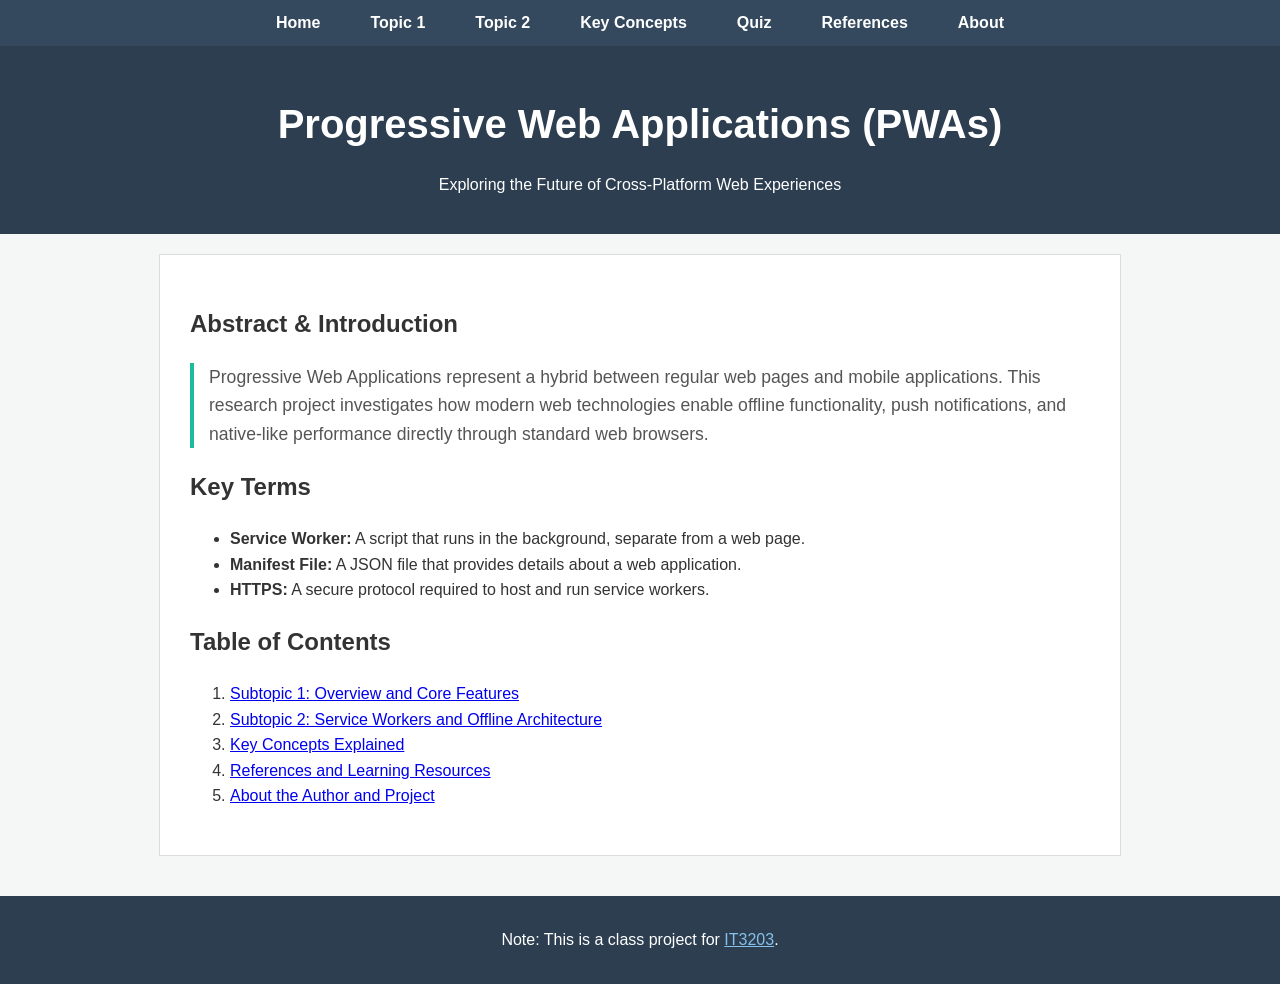
<file: index.html>
<!DOCTYPE html>
<html lang="en">
<head>
    <meta charset="UTF-8">
    <meta name="viewport" content="width=device-width, initial-scale=1.0">
    <title>PWA Research Project - Home</title>
    <!-- Link to the single external CSS file -->
    <link rel="stylesheet" href="style.css">
</head>
<body>

    <!-- Consistent Main Menu -->
    <nav>
        <ul class="nav-menu">
            <li><a href="index.html">Home</a></li>
            <li><a href="topic1.html">Topic 1</a></li>
            <li><a href="topic2.html">Topic 2</a></li>
            <li><a href="concepts.html">Key Concepts</a></li>
            <li><a href="quiz.html">Quiz</a></li> <!-- Added Quiz Link -->
            <li><a href="references.html">References</a></li>
            <li><a href="about.html">About</a></li>
        </ul>
    </nav>

    <header>
        <h1 id="main-heading">Progressive Web Applications (PWAs)</h1>
        <p>Exploring the Future of Cross-Platform Web Experiences</p>
    </header>

    <main>
        <section>
            <h2>Abstract & Introduction</h2>
            <p id="intro-abstract">
                Progressive Web Applications represent a hybrid between regular web pages and mobile applications. 
                This research project investigates how modern web technologies enable offline functionality, push notifications, 
                and native-like performance directly through standard web browsers.
            </p>
        </section>

        <section>
            <h2>Key Terms</h2>
            <ul>
                <li><strong>Service Worker:</strong> A script that runs in the background, separate from a web page.</li>
                <li><strong>Manifest File:</strong> A JSON file that provides details about a web application.</li>
                <li><strong>HTTPS:</strong> A secure protocol required to host and run service workers.</li>
            </ul>
        </section>

        <section>
            <h2>Table of Contents</h2>
            <ol>
                <li><a href="topic1.html">Subtopic 1: Overview and Core Features</a></li>
                <li><a href="topic2.html">Subtopic 2: Service Workers and Offline Architecture</a></li>
                <li><a href="concepts.html">Key Concepts Explained</a></li>
                <li><a href="references.html">References and Learning Resources</a></li>
                <li><a href="about.html">About the Author and Project</a></li>
            </ol>
        </section>
    </main>

    <!-- Footer with class project note and required link -->
    <footer>
<p>Note: This is a class project for <a href="https://ksuweb.github.io/IT3203/" target="_blank" style="color: #85c1e9;">IT3203</a>.</p>
    </footer>

</body>
</html>
</file>
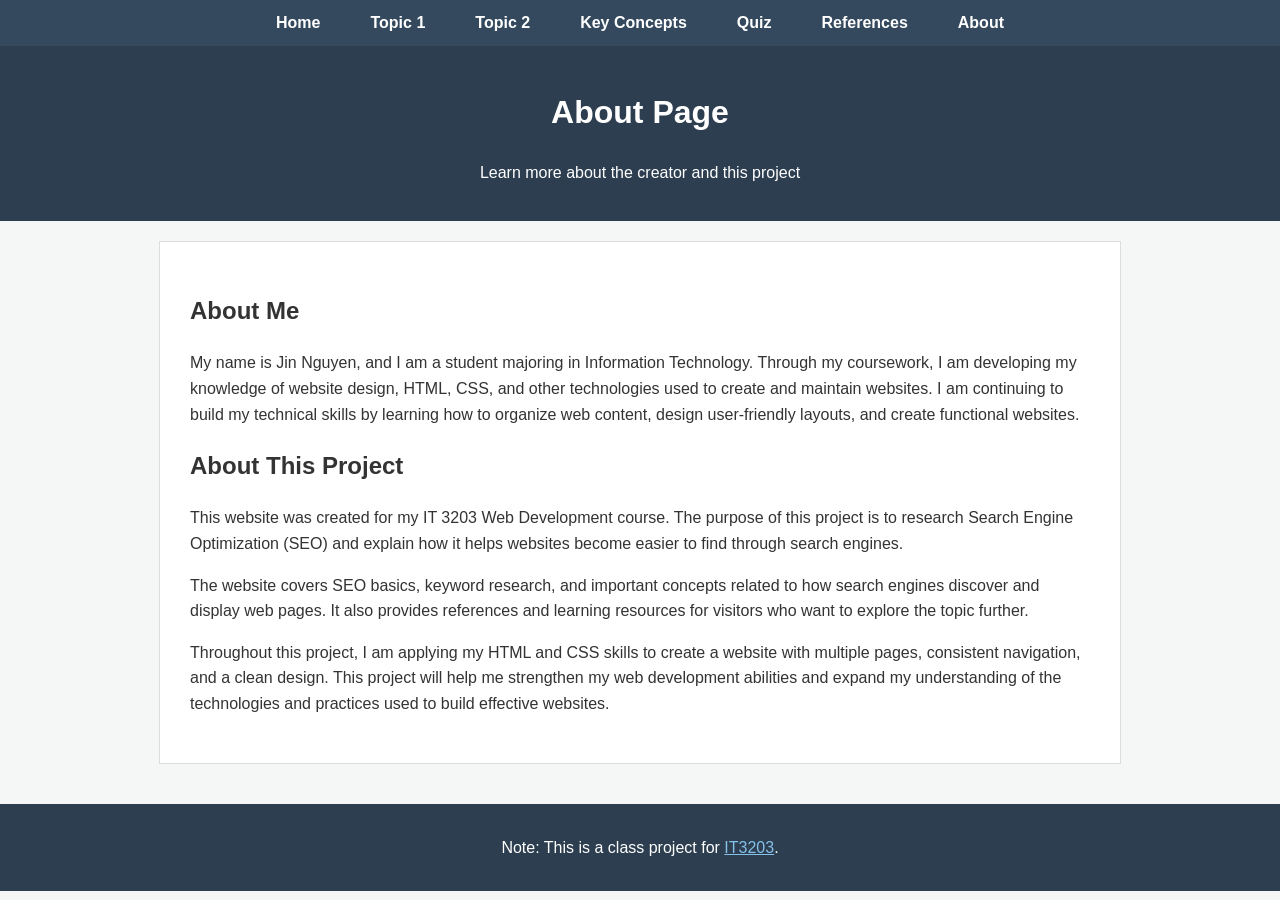
<file: about.html>
<!DOCTYPE html>
<html lang="en">
<head>
    <meta charset="UTF-8">
    <meta name="viewport" content="width=device-width, initial-scale=1.0">
    <title>About - Jin Nguyen</title>
    <link rel="stylesheet" href="style.css">
</head>
<body>

    <nav>
        <ul class="nav-menu">
            <li><a href="index.html">Home</a></li>
            <li><a href="topic1.html">Topic 1</a></li>
            <li><a href="topic2.html">Topic 2</a></li>
            <li><a href="concepts.html">Key Concepts</a></li>
            <li><a href="quiz.html">Quiz</a></li> <!-- Added Quiz Link -->
            <li><a href="references.html">References</a></li>
            <li><a href="about.html">About</a></li>
        </ul>
    </nav>

    <header>
        <h1>About Page</h1>
        <p>Learn more about the creator and this project</p>
    </header>

    <main>
        <section class="hero">
            <h2>About Me</h2>
            <p>
                My name is Jin Nguyen, and I am a student majoring in
                Information Technology. Through my coursework, I am
                developing my knowledge of website design, HTML, CSS,
                and other technologies used to create and maintain websites.
                I am continuing to build my technical skills by learning
                how to organize web content, design user-friendly layouts,
                and create functional websites.
            </p>
        </section>

        <section class="content-panel">
            <h2>About This Project</h2>
            <p>
                This website was created for my IT 3203 Web Development
                course. The purpose of this project is to research Search
                Engine Optimization (SEO) and explain how it helps websites
                become easier to find through search engines.
            </p>

            <p>
                The website covers SEO basics, keyword research, and
                important concepts related to how search engines discover
                and display web pages. It also provides references and
                learning resources for visitors who want to explore the
                topic further.
            </p>

            <p>
                Throughout this project, I am applying my HTML and CSS
                skills to create a website with multiple pages, consistent
                navigation, and a clean design. This project will help me
                strengthen my web development abilities and expand my
                understanding of the technologies and practices used to
                build effective websites.
            </p>
        </section>
    </main>

    <footer>
<p>Note: This is a class project for <a href="https://ksuweb.github.io/IT3203/" target="_blank" style="color: #85c1e9;">IT3203</a>.</p>
    </footer>

</body>
</html>
</file>
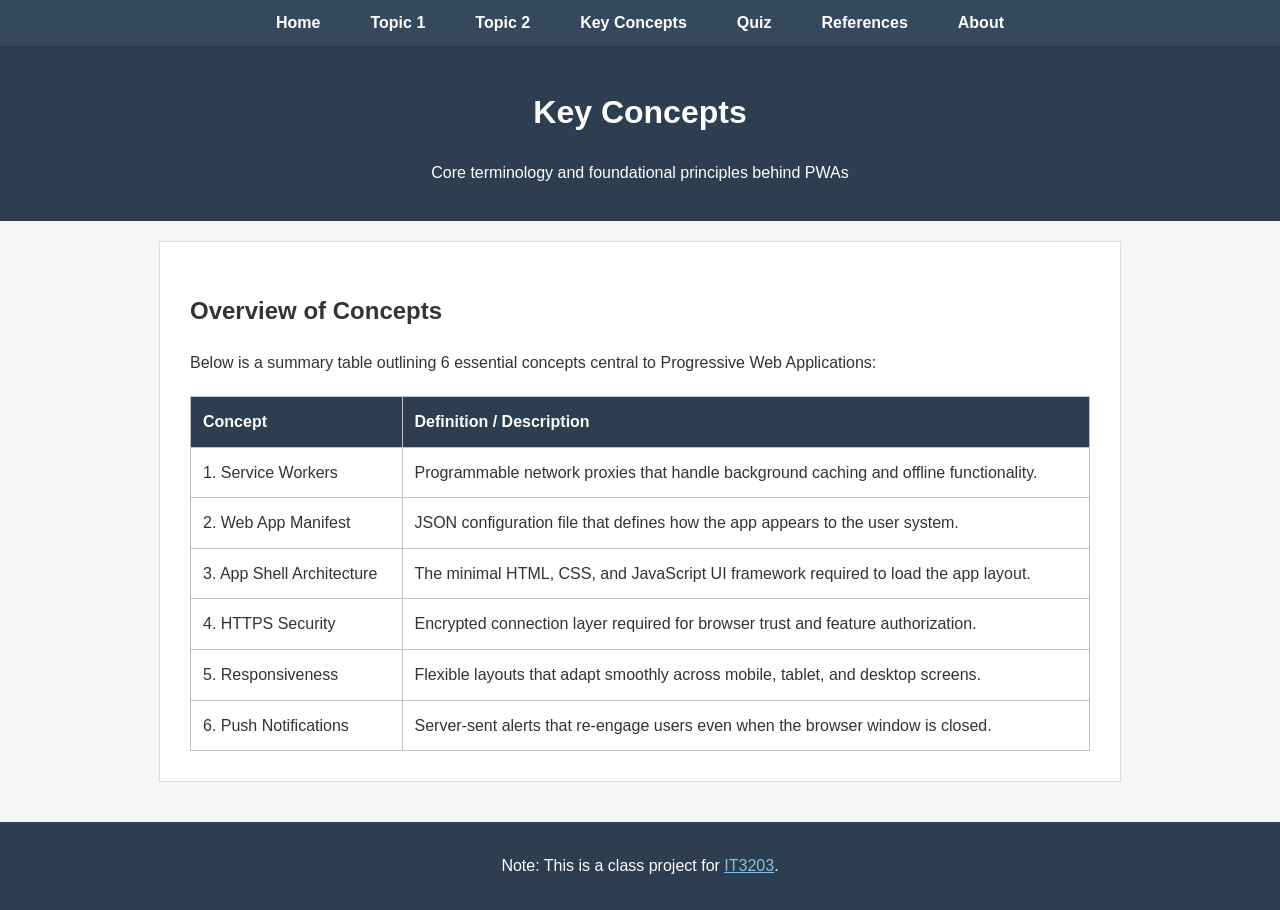
<file: concepts.html>
<!DOCTYPE html>
<html lang="en">
<head>
    <meta charset="UTF-8">
    <meta name="viewport" content="width=device-width, initial-scale=1.0">
    <title>Key Concepts - PWA Research</title>
    <link rel="stylesheet" href="style.css">
</head>
<body>

    <!-- Consistent Main Menu -->
    <nav>
        <ul class="nav-menu">
            <li><a href="index.html">Home</a></li>
            <li><a href="topic1.html">Topic 1</a></li>
            <li><a href="topic2.html">Topic 2</a></li>
            <li><a href="concepts.html">Key Concepts</a></li>
            <li><a href="quiz.html">Quiz</a></li> <!-- Added Quiz Link -->
            <li><a href="references.html">References</a></li>
            <li><a href="about.html">About</a></li>
        </ul>
    </nav>

    <header>
        <h1>Key Concepts</h1>
        <p>Core terminology and foundational principles behind PWAs</p>
    </header>

    <main>
        <section>
            <h2>Overview of Concepts</h2>
            <p>Below is a summary table outlining 6 essential concepts central to Progressive Web Applications:</p>
            
            <!-- Table Requirement -->
            <table class="content-table">
                <thead>
                    <tr>
                        <th>Concept</th>
                        <th>Definition / Description</th>
                    </tr>
                </thead>
                <tbody>
                    <tr>
                        <td>1. Service Workers</td>
                        <td>Programmable network proxies that handle background caching and offline functionality.</td>
                    </tr>
                    <tr>
                        <td>2. Web App Manifest</td>
                        <td>JSON configuration file that defines how the app appears to the user system.</td>
                    </tr>
                    <tr>
                        <td>3. App Shell Architecture</td>
                        <td>The minimal HTML, CSS, and JavaScript UI framework required to load the app layout.</td>
                    </tr>
                    <tr>
                        <td>4. HTTPS Security</td>
                        <td>Encrypted connection layer required for browser trust and feature authorization.</td>
                    </tr>
                    <tr>
                        <td>5. Responsiveness</td>
                        <td>Flexible layouts that adapt smoothly across mobile, tablet, and desktop screens.</td>
                    </tr>
                    <tr>
                        <td>6. Push Notifications</td>
                        <td>Server-sent alerts that re-engage users even when the browser window is closed.</td>
                    </tr>
                </tbody>
            </table>
        </section>
    </main>

       <footer>
        <p>Note: This is a class project for <a href="https://ksuweb.github.io/IT3203/" target="_blank" style="color: #85c1e9;">IT3203</a>.</p>
    </footer>

</body>
</html>
</file>
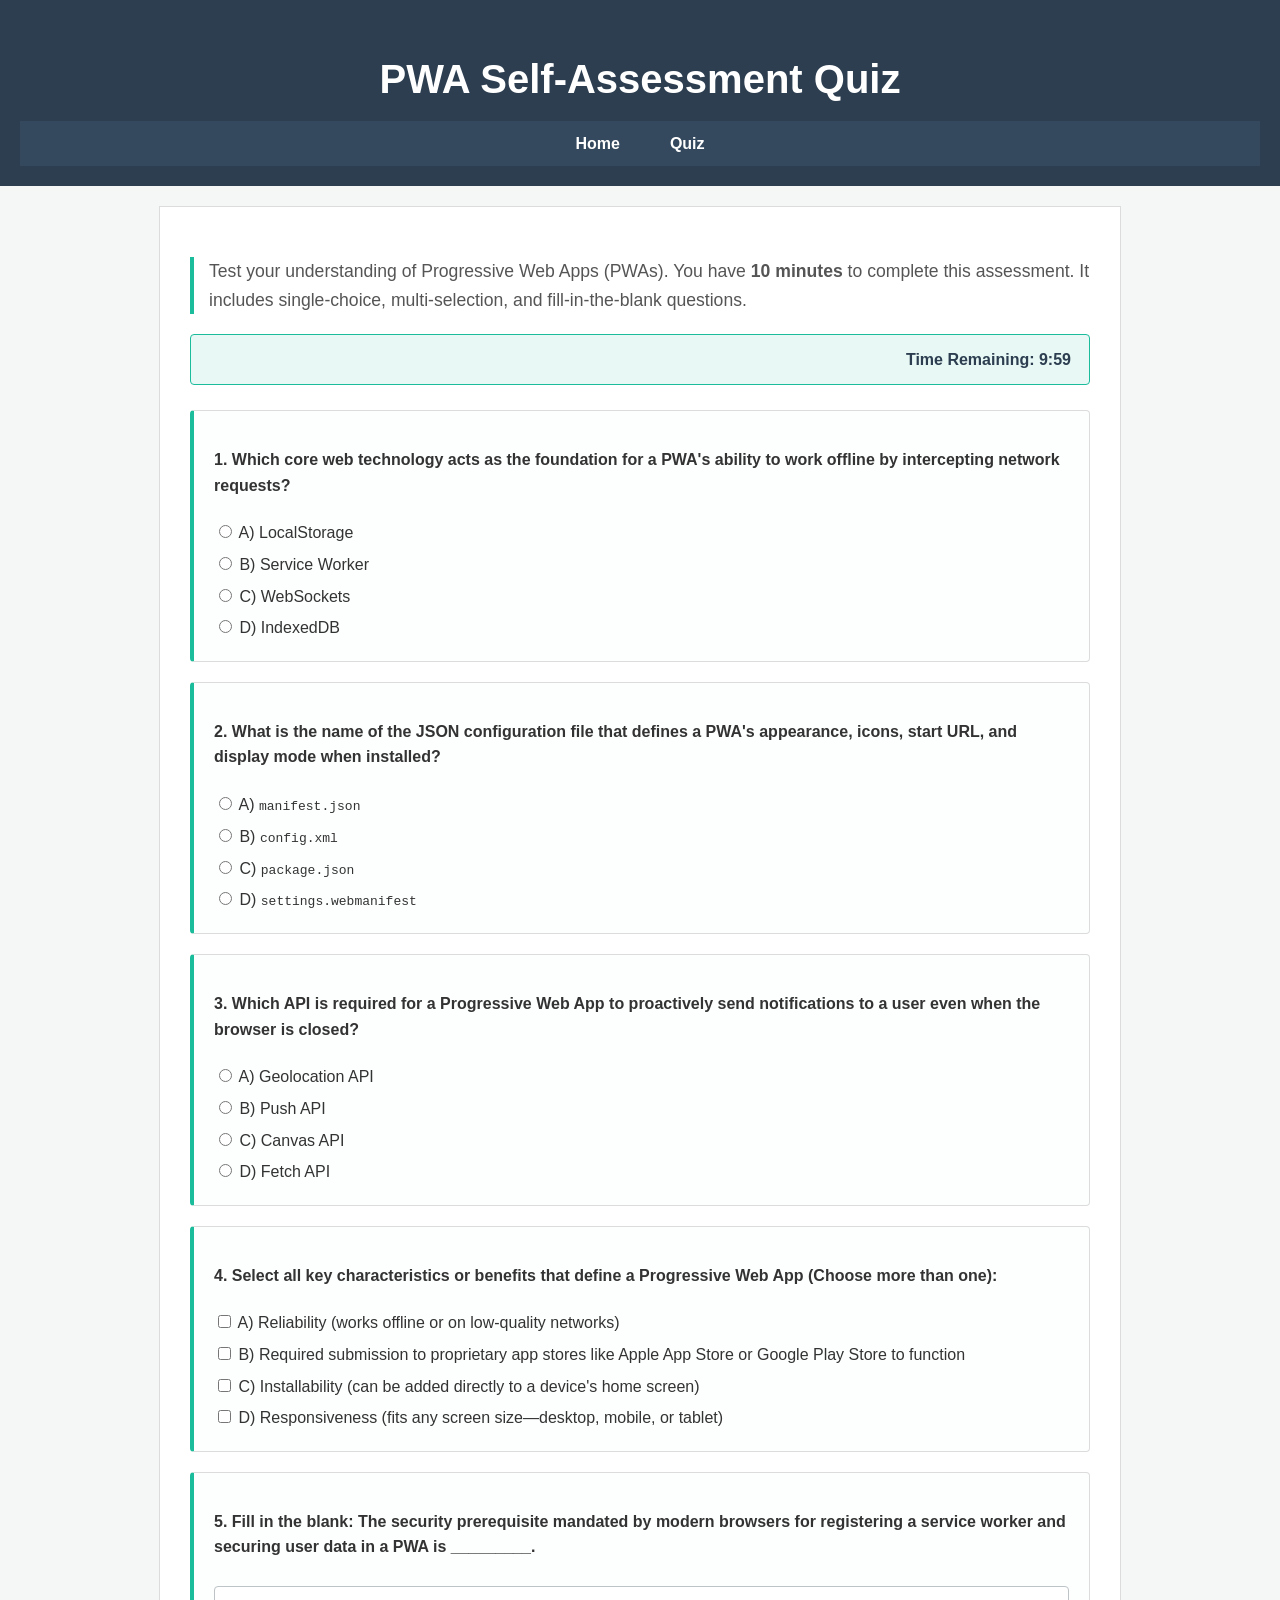
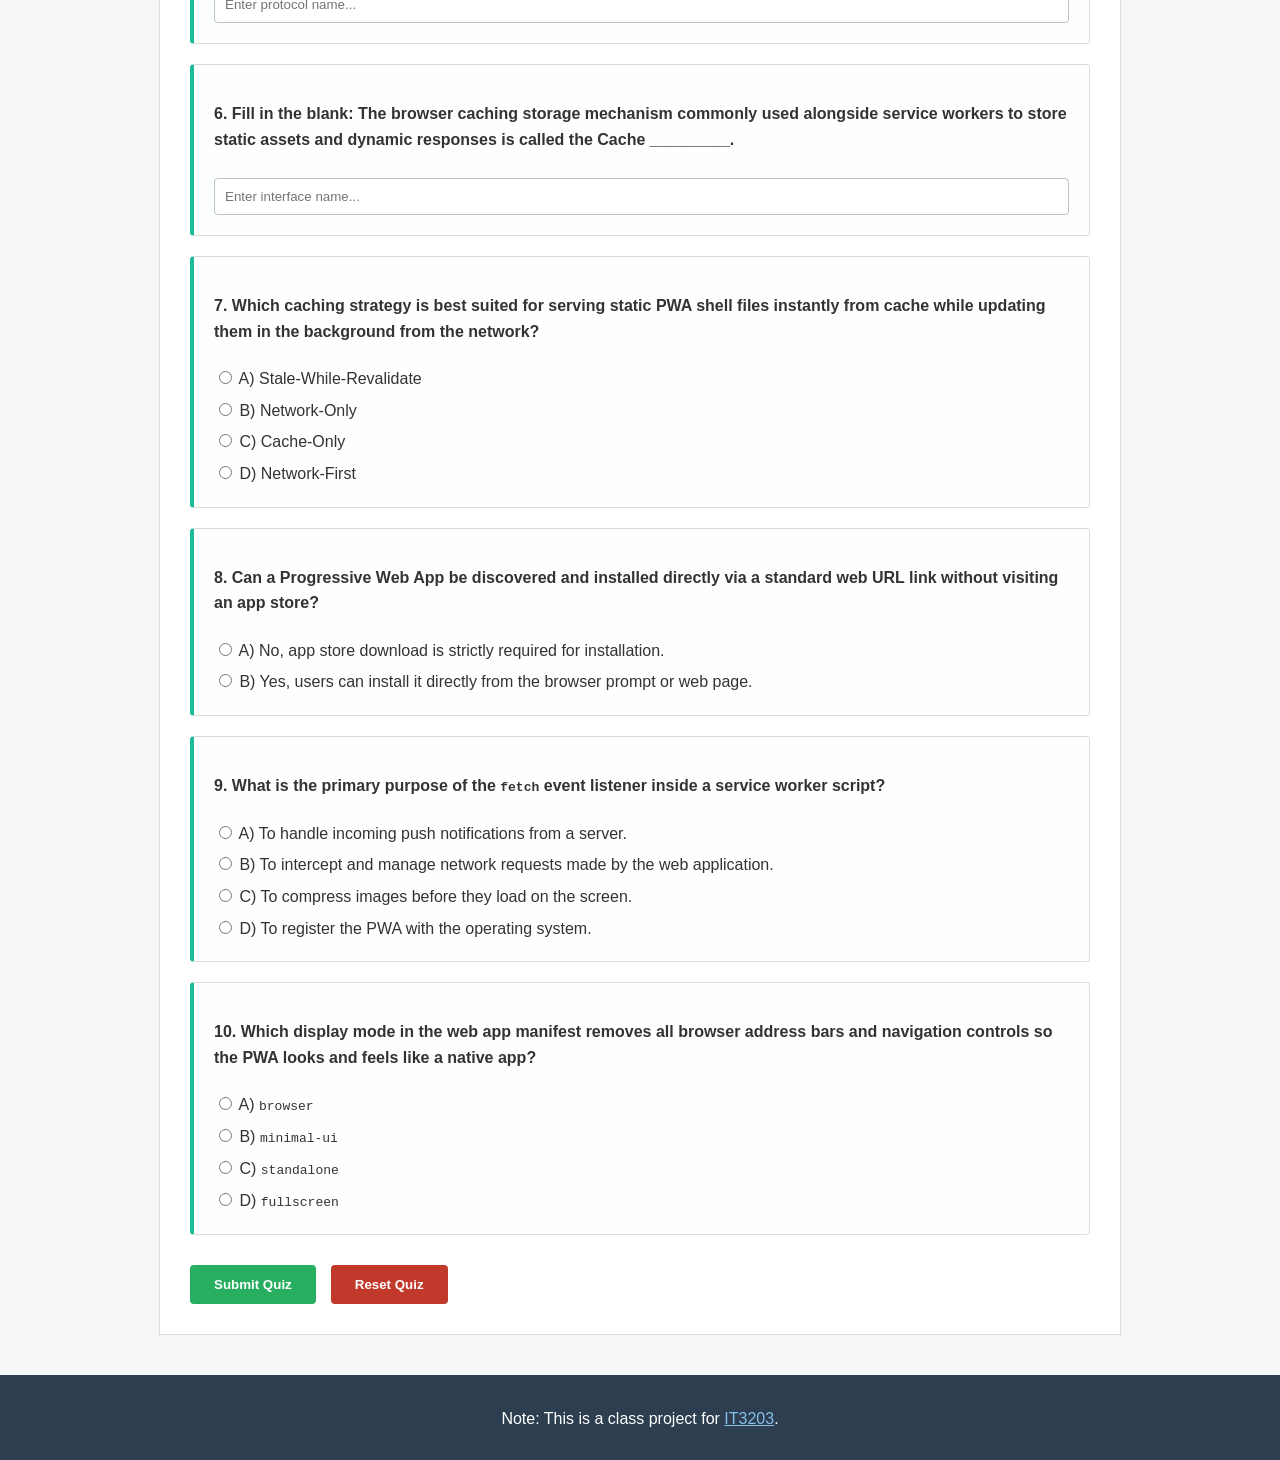
<file: quiz.html>
<!DOCTYPE html>
<html lang="en">
<head>
    <meta charset="UTF-8">
    <meta name="viewport" content="width=device-width, initial-scale=1.0">
    <title>PWA Self-Assessment Quiz | IT 3203 Project</title>
    <link rel="stylesheet" href="style.css">
</head>
<body>
    <!-- Header matching your site's header and navigation menu -->
    <header>
        <h1 id="main-heading">PWA Self-Assessment Quiz</h1>
        <nav>
            <ul class="nav-menu">
                <li><a href="index.html">Home</a></li>
                <li><a href="quiz.html">Quiz</a></li>
            </ul>
        </nav>
    </header>

    <main>
        <!-- Intro Abstract styled with your style.css ID -->
        <div id="intro-abstract">
            <p>Test your understanding of Progressive Web Apps (PWAs). You have <strong>10 minutes</strong> to complete this assessment. It includes single-choice, multi-selection, and fill-in-the-blank questions.</p>
        </div>

        <!-- Timer Display Box -->
        <div id="timer-box">
            <span>Time Remaining: <span id="time-left">10:00</span></span>
        </div>

        <form id="quiz-form">
            <!-- Question 1: Multiple Choice -->
            <div class="question-card" data-q="1">
                <p><strong>1. Which core web technology acts as the foundation for a PWA's ability to work offline by intercepting network requests?</strong></p>
                <label><input type="radio" name="q1" value="A"> A) LocalStorage</label><br>
                <label><input type="radio" name="q1" value="B"> B) Service Worker</label><br>
                <label><input type="radio" name="q1" value="C"> C) WebSockets</label><br>
                <label><input type="radio" name="q1" value="D"> D) IndexedDB</label>
            </div>

            <!-- Question 2: Multiple Choice -->
            <div class="question-card" data-q="2">
                <p><strong>2. What is the name of the JSON configuration file that defines a PWA's appearance, icons, start URL, and display mode when installed?</strong></p>
                <label><input type="radio" name="q2" value="A"> A) <code>manifest.json</code></label><br>
                <label><input type="radio" name="q2" value="B"> B) <code>config.xml</code></label><br>
                <label><input type="radio" name="q2" value="C"> C) <code>package.json</code></label><br>
                <label><input type="radio" name="q2" value="D"> D) <code>settings.webmanifest</code></label>
            </div>

            <!-- Question 3: Multiple Choice -->
            <div class="question-card" data-q="3">
                <p><strong>3. Which API is required for a Progressive Web App to proactively send notifications to a user even when the browser is closed?</strong></p>
                <label><input type="radio" name="q3" value="A"> A) Geolocation API</label><br>
                <label><input type="radio" name="q3" value="B"> B) Push API</label><br>
                <label><input type="radio" name="q3" value="C"> C) Canvas API</label><br>
                <label><input type="radio" name="q3" value="D"> D) Fetch API</label>
            </div>

            <!-- Question 4: Multi-Selection (Checkboxes) -->
            <div class="question-card" data-q="4">
                <p><strong>4. Select all key characteristics or benefits that define a Progressive Web App (Choose more than one):</strong></p>
                <label><input type="checkbox" name="q4" value="A"> A) Reliability (works offline or on low-quality networks)</label><br>
                <label><input type="checkbox" name="q4" value="B"> B) Required submission to proprietary app stores like Apple App Store or Google Play Store to function</label><br>
                <label><input type="checkbox" name="q4" value="C"> C) Installability (can be added directly to a device's home screen)</label><br>
                <label><input type="checkbox" name="q4" value="D"> D) Responsiveness (fits any screen size—desktop, mobile, or tablet)</label>
            </div>

            <!-- Question 5: Fill in the Blank -->
            <div class="question-card" data-q="5">
                <p><strong>5. Fill in the blank: The security prerequisite mandated by modern browsers for registering a service worker and securing user data in a PWA is _________.</strong></p>
                <input type="text" name="q5" placeholder="Enter protocol name...">
            </div>

            <!-- Question 6: Fill in the Blank -->
            <div class="question-card" data-q="6">
                <p><strong>6. Fill in the blank: The browser caching storage mechanism commonly used alongside service workers to store static assets and dynamic responses is called the Cache _________.</strong></p>
                <input type="text" name="q6" placeholder="Enter interface name...">
            </div>

            <!-- Question 7: Multiple Choice -->
            <div class="question-card" data-q="7">
                <p><strong>7. Which caching strategy is best suited for serving static PWA shell files instantly from cache while updating them in the background from the network?</strong></p>
                <label><input type="radio" name="q7" value="A"> A) Stale-While-Revalidate</label><br>
                <label><input type="radio" name="q7" value="B"> B) Network-Only</label><br>
                <label><input type="radio" name="q7" value="C"> C) Cache-Only</label><br>
                <label><input type="radio" name="q7" value="D"> D) Network-First</label>
            </div>

            <!-- Question 8: Multiple Choice -->
            <div class="question-card" data-q="8">
                <p><strong>8. Can a Progressive Web App be discovered and installed directly via a standard web URL link without visiting an app store?</strong></p>
                <label><input type="radio" name="q8" value="A"> A) No, app store download is strictly required for installation.</label><br>
                <label><input type="radio" name="q8" value="B"> B) Yes, users can install it directly from the browser prompt or web page.</label>
            </div>

            <!-- Question 9: Multiple Choice -->
            <div class="question-card" data-q="9">
                <p><strong>9. What is the primary purpose of the <code>fetch</code> event listener inside a service worker script?</strong></p>
                <label><input type="radio" name="q9" value="A"> A) To handle incoming push notifications from a server.</label><br>
                <label><input type="radio" name="q9" value="B"> B) To intercept and manage network requests made by the web application.</label><br>
                <label><input type="radio" name="q9" value="C"> C) To compress images before they load on the screen.</label><br>
                <label><input type="radio" name="q9" value="D"> D) To register the PWA with the operating system.</label>
            </div>

            <!-- Question 10: Multiple Choice -->
            <div class="question-card" data-q="10">
                <p><strong>10. Which display mode in the web app manifest removes all browser address bars and navigation controls so the PWA looks and feels like a native app?</strong></p>
                <label><input type="radio" name="q10" value="A"> A) <code>browser</code></label><br>
                <label><input type="radio" name="q10" value="B"> B) <code>minimal-ui</code></label><br>
                <label><input type="radio" name="q10" value="C"> C) <code>standalone</code></label><br>
                <label><input type="radio" name="q10" value="D"> D) <code>fullscreen</code></label>
            </div>

            <!-- Form Action Buttons -->
            <div class="form-actions">
                <button type="button" id="submit-btn" onclick="submitQuiz()">Submit Quiz</button>
                <button type="button" id="reset-btn" onclick="resetQuiz()">Reset Quiz</button>
            </div>
        </form>

        <!-- Results Display Section -->
        <div id="results-section" class="hidden">
            <h2>Quiz Results</h2>
            <div id="summary-banner"></div>
            <p id="time-spent-display"></p>
            <div id="detailed-feedback"></div>
        </div>
    </main>

    <footer>
       <p>Note: This is a class project for <a href="https://ksuweb.github.io/IT3203/" target="_blank" style="color: #85c1e9;">IT3203</a>.</p>
    </footer>

    <script src="quiz.js"></script>
</body>
</html>
</file>
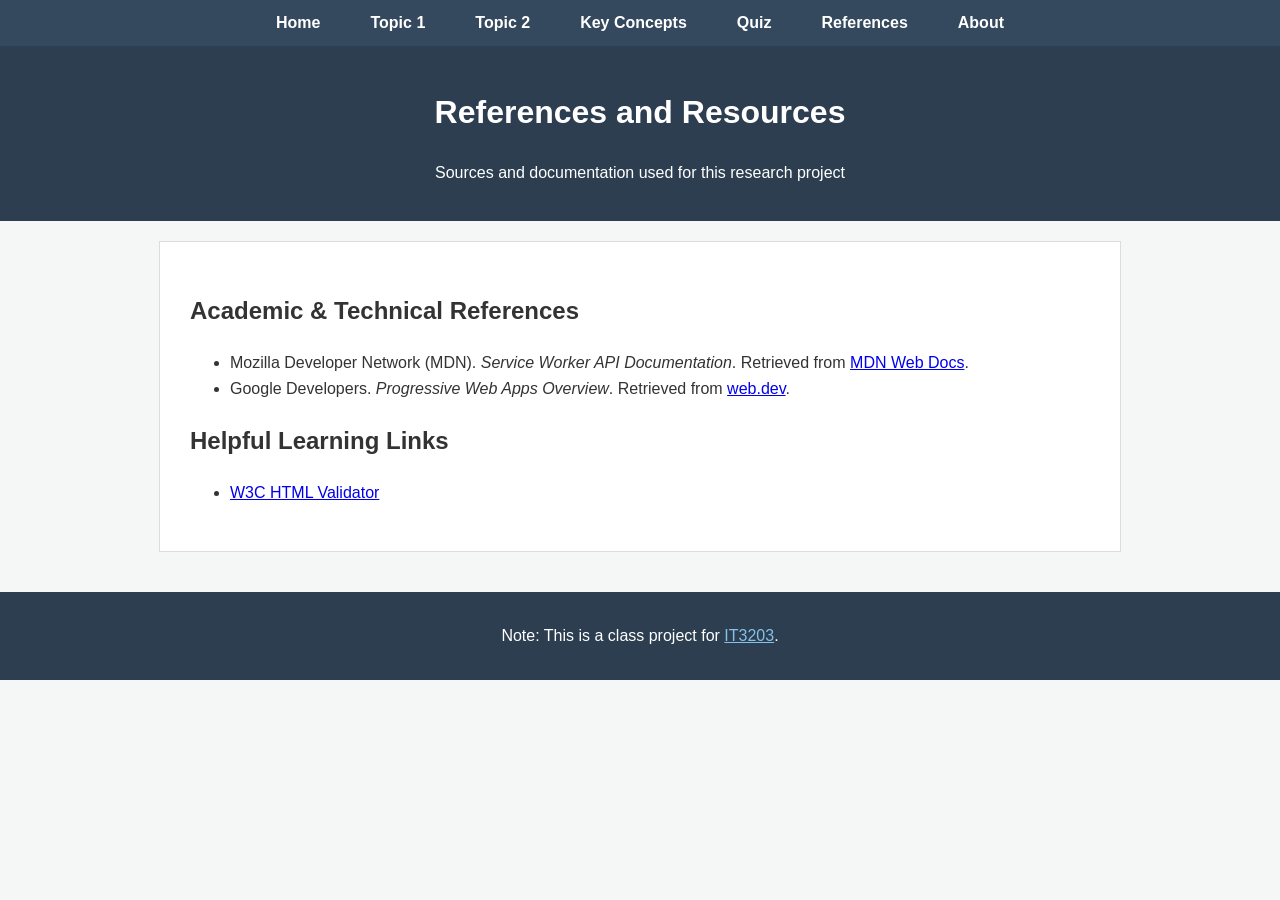
<file: references.html>
<!DOCTYPE html><html lang="en"><head>
    <meta charset="UTF-8">
    <meta name="viewport" content="width=device-width, initial-scale=1.0">
    <title>References and Resources</title>
    <link rel="stylesheet" href="style.css"></head><body>

    <nav>
        <ul class="nav-menu">
            <li><a href="index.html">Home</a></li>
            <li><a href="topic1.html">Topic 1</a></li>
            <li><a href="topic2.html">Topic 2</a></li>
            <li><a href="concepts.html">Key Concepts</a></li>
            <li><a href="quiz.html">Quiz</a></li> <!-- Added Quiz Link -->
            <li><a href="references.html">References</a></li>
            <li><a href="about.html">About</a></li>
        </ul>
    </nav>

    <header>
        <h1>References and Resources</h1>
        <p>Sources and documentation used for this research project</p>
    </header>

    <main>
        <section>
            <h2>Academic & Technical References</h2>
            <ul>
                <li>Mozilla Developer Network (MDN). <em>Service Worker API Documentation</em>. Retrieved from <a href="https://developer.mozilla.org" target="_blank">MDN Web Docs</a>.</li>
                <li>Google Developers. <em>Progressive Web Apps Overview</em>. Retrieved from <a href="https://web.dev/explore/progressive-web-apps" target="_blank">web.dev</a>.</li>
            </ul>
        </section>

        <section>
            <h2>Helpful Learning Links</h2>
            <ul>
                <li><a href="https://validator.w3.org/" target="_blank">W3C HTML Validator</a></li>
            </ul>
        </section>
    </main>

<footer>
<p>Note: This is a class project for <a href="https://ksuweb.github.io/IT3203/" target="_blank" style="color: #85c1e9;">IT3203</a>.</p>
</footer>
        
    </body>
</html>
</file>
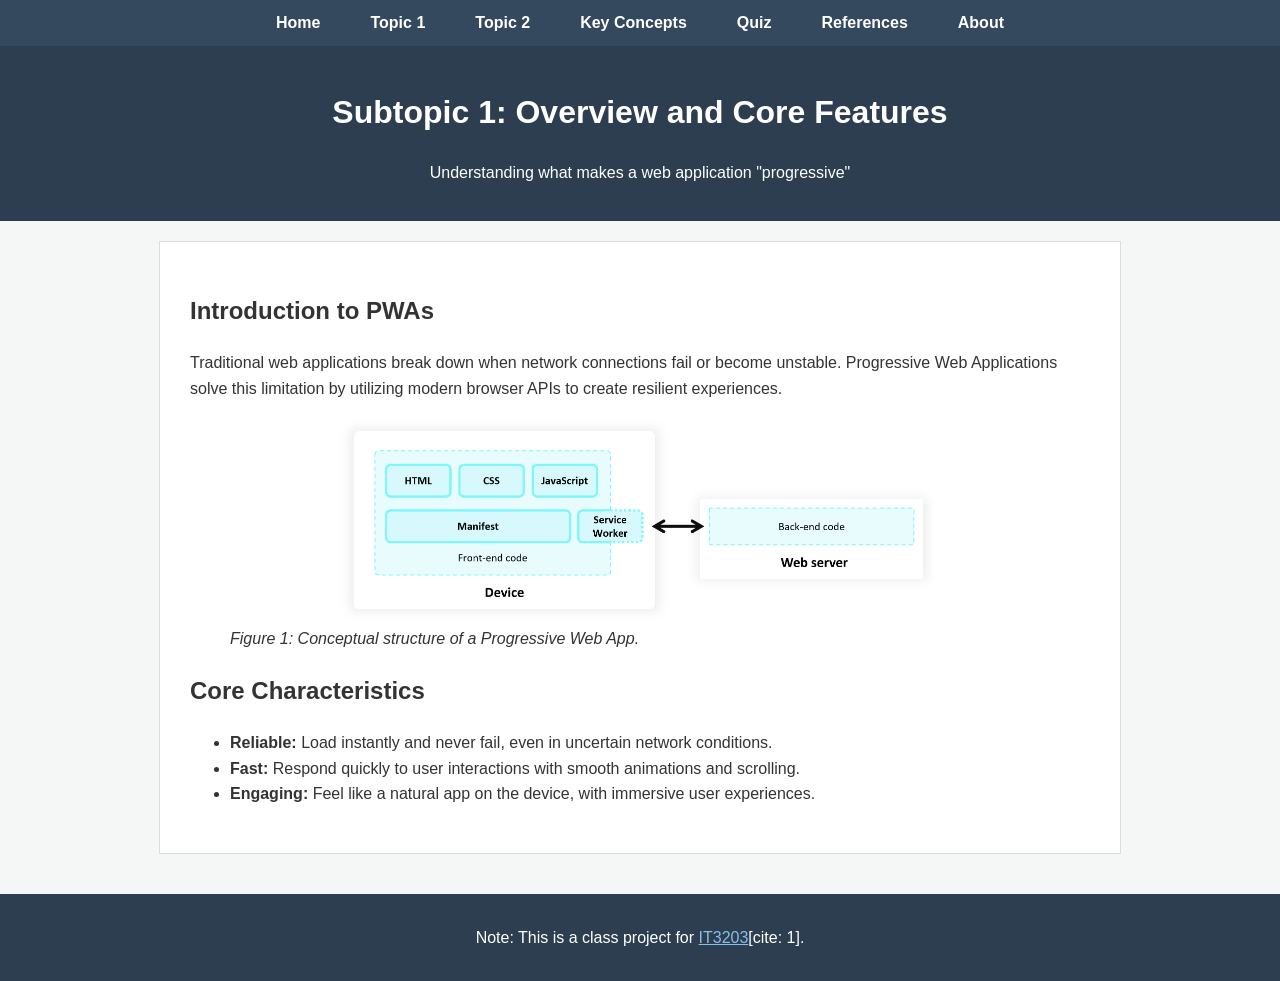
<file: topic1.html>
<!DOCTYPE html>
<html lang="en">
<head>
    <meta charset="UTF-8">
    <meta name="viewport" content="width=device-width, initial-scale=1.0">
    <title>Topic 1: Overview and Core Features</title>
    <link rel="stylesheet" href="style.css">
</head>
<body>

    <nav>
        <ul class="nav-menu">
            <li><a href="index.html">Home</a></li>
            <li><a href="topic1.html">Topic 1</a></li>
            <li><a href="topic2.html">Topic 2</a></li>
            <li><a href="concepts.html">Key Concepts</a></li>
            <li><a href="quiz.html">Quiz</a></li> <!-- Added Quiz Link -->
            <li><a href="references.html">References</a></li>
            <li><a href="about.html">About</a></li>
        </ul>
    </nav>

    <header>
        <h1>Subtopic 1: Overview and Core Features</h1>
        <p>Understanding what makes a web application "progressive"</p>
    </header>

    <main>
        <section>
            <h2>Introduction to PWAs</h2>
            <p>
                Traditional web applications break down when network connections fail or become unstable. 
                Progressive Web Applications solve this limitation by utilizing modern browser APIs to create resilient experiences.
            </p>

            <!-- Image requirement with style to keep it normal sized -->
            <figure>
                <img src="pwa-structure.png" alt="Diagram showing PWA structure" style="width: 100%; max-width: 600px; height: auto; display: block; margin: 0 auto;">
                <figcaption><em>Figure 1: Conceptual structure of a Progressive Web App.</em></figcaption>
            </figure>
        </section>

        <section>
            <h2>Core Characteristics</h2>
            <!-- List requirement -->
            <ul>
                <li><strong>Reliable:</strong> Load instantly and never fail, even in uncertain network conditions.</li>
                <li><strong>Fast:</strong> Respond quickly to user interactions with smooth animations and scrolling.</li>
                <li><strong>Engaging:</strong> Feel like a natural app on the device, with immersive user experiences.</li>
            </ul>
        </section>
    </main>

    <footer>
        <p>Note: This is a class project for <a href="https://ksuweb.github.io/IT3203/" target="_blank" style="color: #85c1e9;">IT3203</a>[cite: 1].</p>
    </footer>

</body>
</html>
</file>
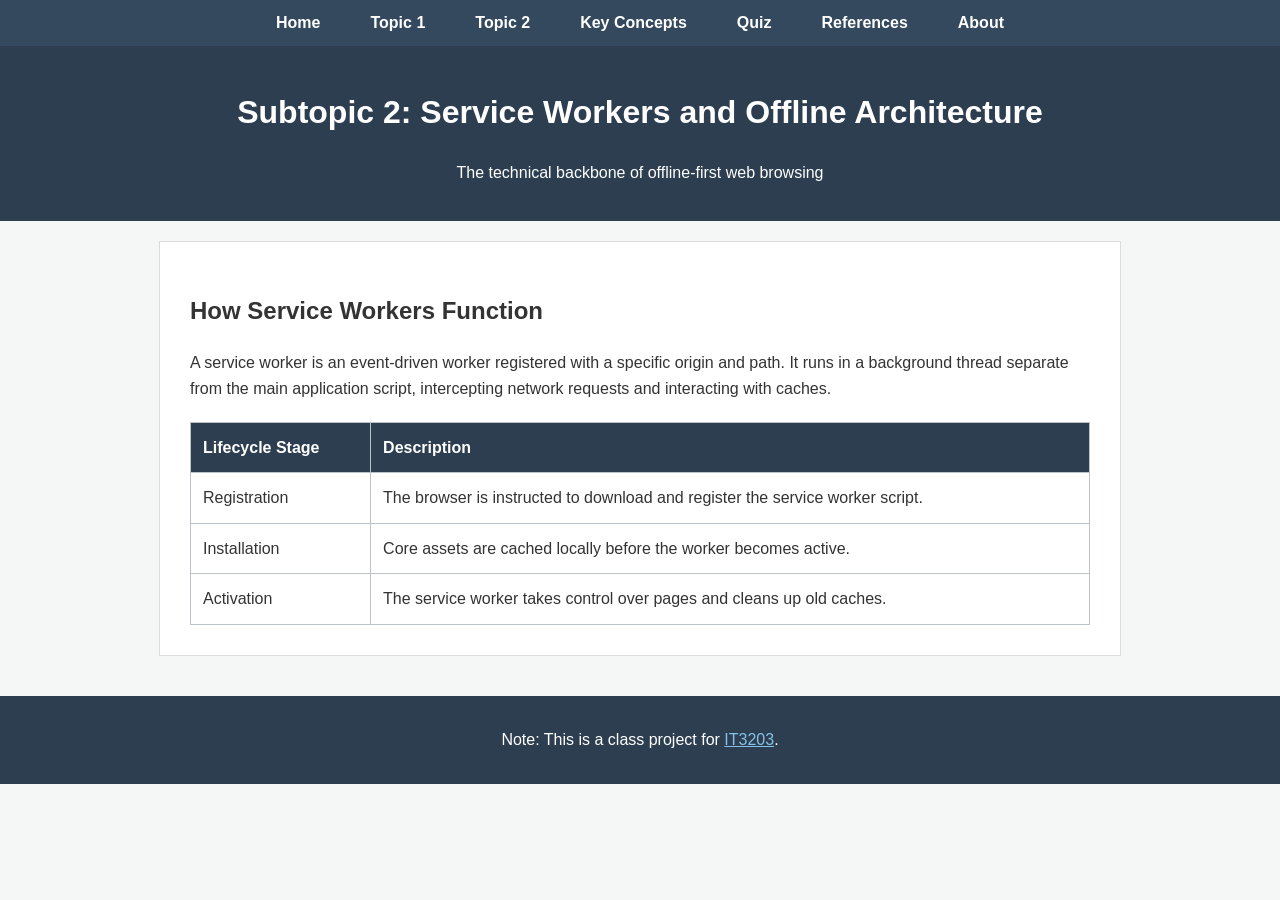
<file: topic2.html>
<!DOCTYPE html>
<html lang="en">
<head>
    <meta charset="UTF-8">
    <meta name="viewport" content="width=device-width, initial-scale=1.0">
    <title>Topic 2: Service Workers and Offline Architecture</title>
    <link rel="stylesheet" href="style.css">
</head>
<body>

    <nav>
        <ul class="nav-menu">
            <li><a href="index.html">Home</a></li>
            <li><a href="topic1.html">Topic 1</a></li>
            <li><a href="topic2.html">Topic 2</a></li>
            <li><a href="concepts.html">Key Concepts</a></li>
            <li><a href="quiz.html">Quiz</a></li> <!-- Added Quiz Link -->
            <li><a href="references.html">References</a></li>
            <li><a href="about.html">About</a></li>
        </ul>
    </nav>

    <header>
        <h1>Subtopic 2: Service Workers and Offline Architecture</h1>
        <p>The technical backbone of offline-first web browsing</p>
    </header>

    <main>
        <section>
            <h2>How Service Workers Function</h2>
            <p>
                A service worker is an event-driven worker registered with a specific origin and path. 
                It runs in a background thread separate from the main application script, intercepting network requests and interacting with caches.
            </p>
            
            <!-- Table requirement -->
            <table class="content-table">
                <thead>
                    <tr>
                        <th>Lifecycle Stage</th>
                        <th>Description</th>
                    </tr>
                </thead>
                <tbody>
                    <tr>
                        <td>Registration</td>
                        <td>The browser is instructed to download and register the service worker script.</td>
                    </tr>
                    <tr>
                        <td>Installation</td>
                        <td>Core assets are cached locally before the worker becomes active.</td>
                    </tr>
                    <tr>
                        <td>Activation</td>
                        <td>The service worker takes control over pages and cleans up old caches.</td>
                    </tr>
                </tbody>
            </table>
        </section>
    </main>

    <footer>
    <p>Note: This is a class project for <a href="https://ksuweb.github.io/IT3203/" target="_blank" style="color: #85c1e9;">IT3203</a>.</p>
    </footer>

</body>
</html>
</file>
<file: style.css>
/* 1. Element Selectors */
body {
    font-family: Arial, sans-serif;
    margin: 0;
    padding: 0;
    background-color: #f4f7f6;
    color: #333333;
    line-height: 1.6;
}

header {
    background-color: #2c3e50;
    color: #ffffff;
    padding: 20px;
    text-align: center;
}

footer {
    background-color: #2c3e50;
    color: #ffffff;
    text-align: center;
    padding: 15px;
    margin-top: 40px;
}

main {
    padding: 30px;
    max-width: 900px;
    margin: 20px auto;
    background-color: #ffffff;
    border: 1px solid #dcdcdc; /* Border requirement */
}

/* 2. Class Selectors (.class) */
.nav-menu {
    display: flex; /* Flex layout requirement */
    justify-content: center;
    background-color: #34495e;
    list-style-type: none;
    margin: 0;
    padding: 10px;
}

.nav-menu li {
    margin: 0 15px;
}

.nav-menu a {
    color: #ffffff;
    text-decoration: none;
    font-weight: bold;
    padding: 5px 10px;
    transition: background-color 0.3s ease;
}

/* Hover effect requirement */
.nav-menu a:hover {
    background-color: #1abc9c;
    border-radius: 4px;
}

.content-table {
    width: 100%;
    border-collapse: collapse;
    margin-top: 20px;
}

.content-table th, .content-table td {
    border: 1px solid #bdc3c7;
    padding: 12px;
    text-align: left;
}

.content-table th {
    background-color: #2c3e50;
    color: white;
}

/* 3. ID Selectors (#id) */
#main-heading {
    font-size: 2.5em;
    margin-bottom: 10px;
}

#intro-abstract {
    font-size: 1.1em;
    color: #555555;
    border-left: 4px solid #1abc9c;
    padding-left: 15px;
    margin: 20px 0;
}
/* --- Quiz Page Specific Enhancements --- */

#timer-box {
    background-color: #e8f8f5;
    color: #2c3e50;
    border: 1px solid #1abc9c;
    padding: 12px 18px;
    font-weight: bold;
    border-radius: 4px;
    text-align: right;
    margin-bottom: 25px;
}

.question-card {
    background-color: #fdfefe;
    border: 1px solid #dcdcdc;
    border-left: 4px solid #1abc9c;
    padding: 20px;
    margin-bottom: 20px;
    border-radius: 4px;
}

.question-card label {
    display: inline-block;
    margin-top: 6px;
    cursor: pointer;
}

.question-card input[type="text"] {
    width: 100%;
    padding: 10px;
    margin-top: 10px;
    border: 1px solid #bdc3c7;
    border-radius: 4px;
    box-sizing: border-box;
}

.form-actions {
    display: flex;
    gap: 15px;
    margin-top: 30px;
}

#submit-btn {
    background-color: #27ae60;
    color: white;
    padding: 12px 24px;
    border: none;
    border-radius: 4px;
    font-weight: bold;
    cursor: pointer;
    transition: background-color 0.3s ease;
}

#submit-btn:hover {
    background-color: #219653;
}

#reset-btn {
    background-color: #c0392b;
    color: white;
    padding: 12px 24px;
    border: none;
    border-radius: 4px;
    font-weight: bold;
    cursor: pointer;
    transition: background-color 0.3s ease;
}

#reset-btn:hover {
    background-color: #a93226;
}

.hidden {
    display: none;
}

#results-section {
    margin-top: 40px;
    padding: 25px;
    background-color: #f4f7f6;
    border-radius: 6px;
    border: 1px solid #bdc3c7;
}

.feedback-item {
    padding: 10px 15px;
    margin: 10px 0;
    border-radius: 4px;
}

.feedback-item.correct {
    background-color: #d4efdf;
    border-left: 5px solid #27ae60;
}

.feedback-item.incorrect {
    background-color: #fadbd8;
    border-left: 5px solid #c0392b;
}
</file>
